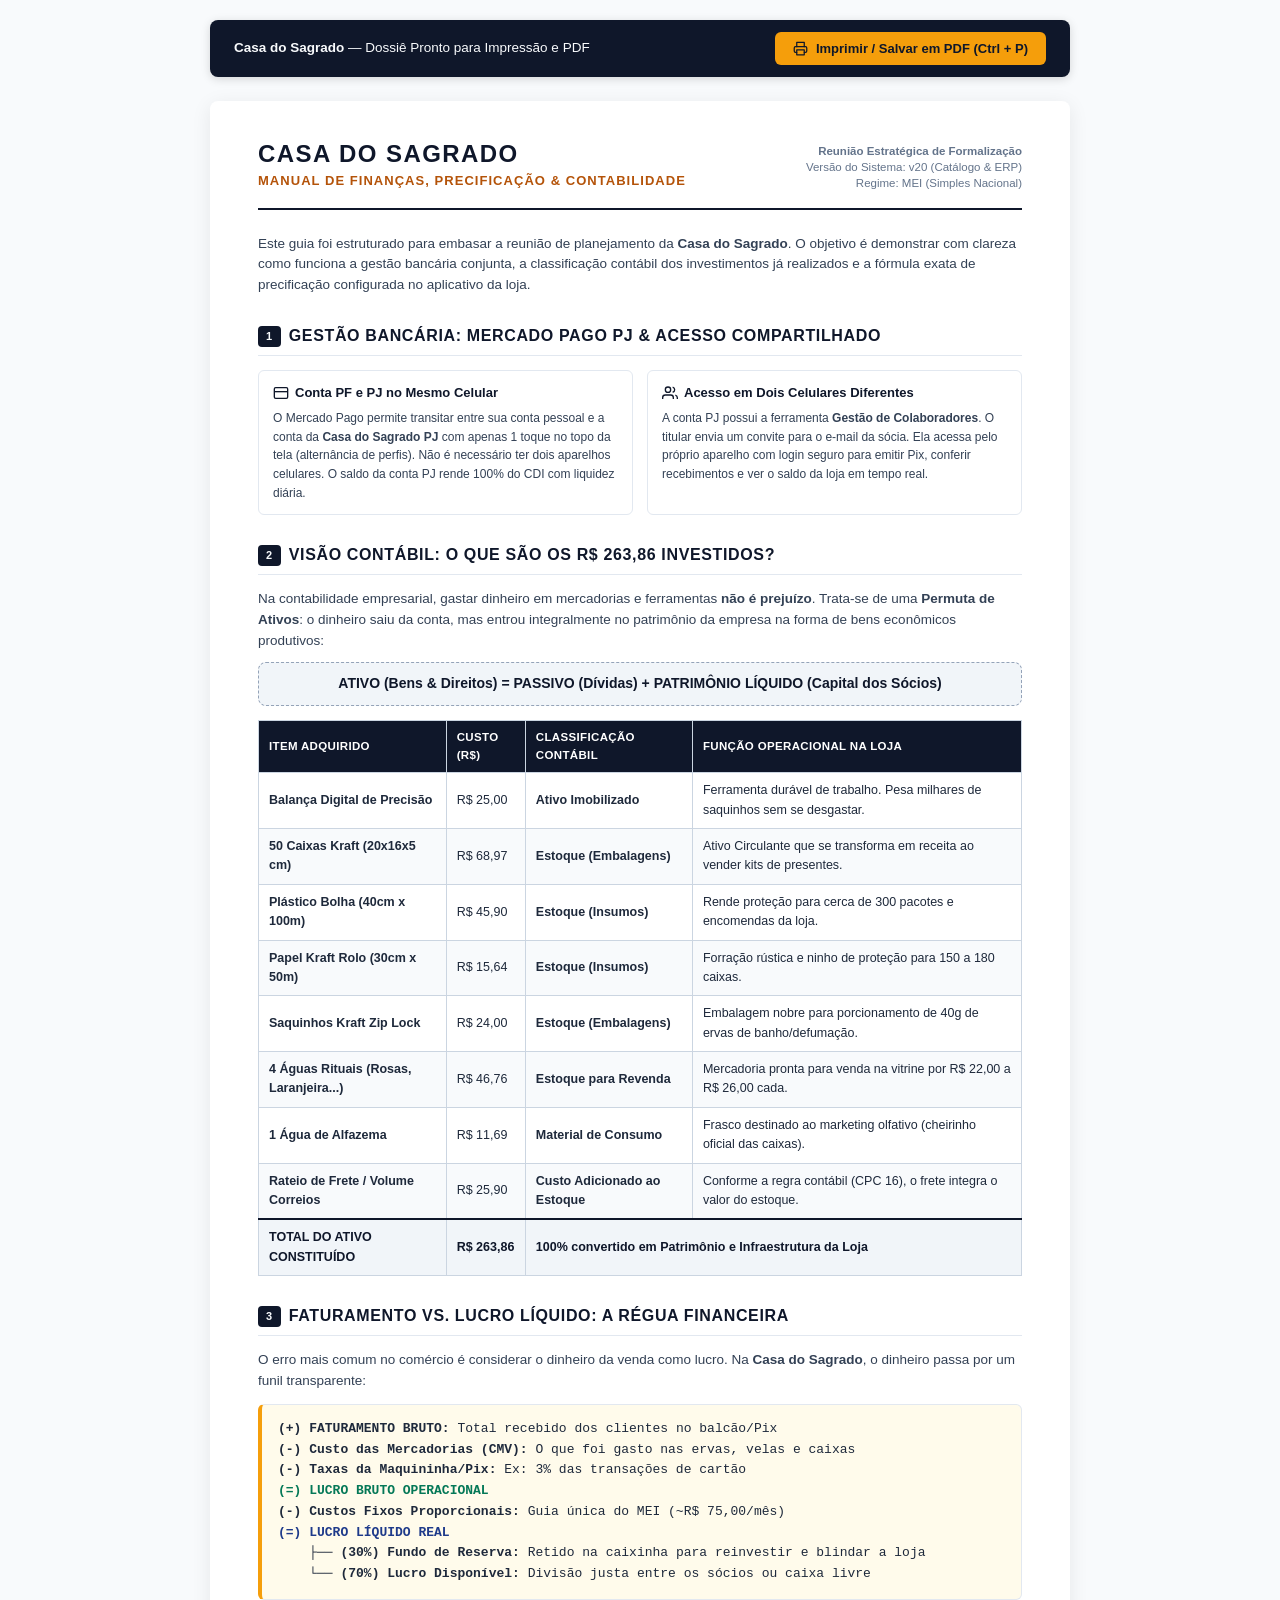
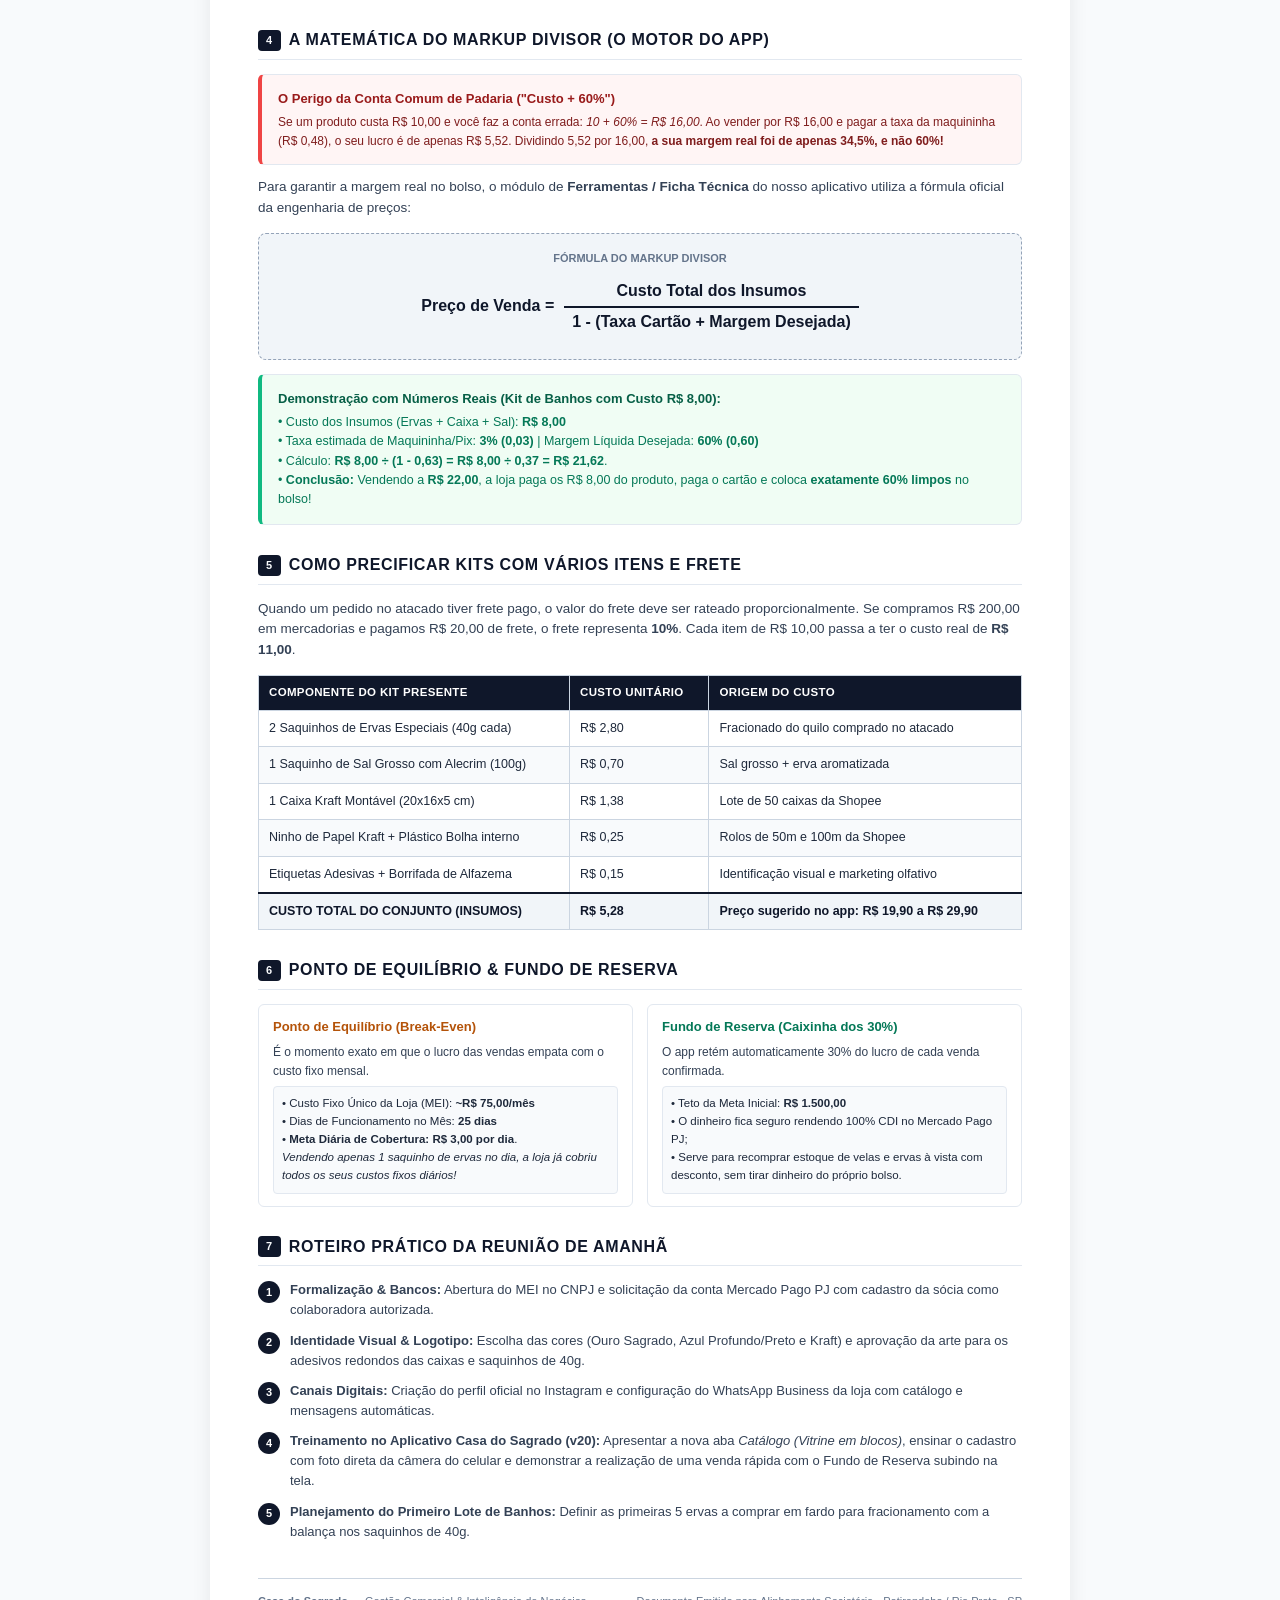
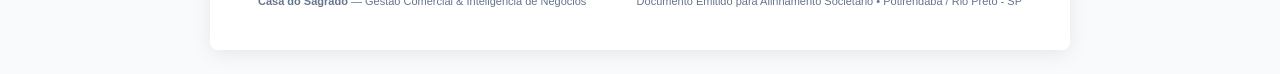
<file: docs/guia_impressao_gestao_e_precificacao.html>
<!DOCTYPE html>
<html lang="pt-BR">
<head>
  <meta charset="UTF-8">
  <meta name="viewport" content="width=device-width, initial-scale=1.0">
  <title>Casa do Sagrado — Guia de Gestão, Finanças e Precificação</title>
  <style>
    /* ==========================================================================
       ESTILOS GERAIS E TIPOGRAFIA EXECUTIVA (LIGHT PRINT-READY)
       ========================================================================== */
    * {
      box-sizing: border-box;
      margin: 0;
      padding: 0;
    }

    body {
      font-family: -apple-system, BlinkMacSystemFont, "Segoe UI", Roboto, Helvetica, Arial, sans-serif;
      color: #1e293b;
      background-color: #f8fafc;
      line-height: 1.55;
      font-size: 13.5px;
      -webkit-font-smoothing: antialiased;
    }

    .document-container {
      max-width: 860px;
      margin: 24px auto;
      background: #ffffff;
      padding: 40px 48px;
      box-shadow: 0 4px 20px rgba(0, 0, 0, 0.08);
      border-radius: 8px;
    }

    /* Barra Superior Não Imprimível */
    .no-print-bar {
      max-width: 860px;
      margin: 20px auto 0;
      display: flex;
      justify-content: space-between;
      align-items: center;
      background: #0f172a;
      color: #f8fafc;
      padding: 12px 24px;
      border-radius: 8px;
      box-shadow: 0 2px 10px rgba(0,0,0,0.15);
    }

    .btn-print {
      background: #f59e0b;
      color: #0f172a;
      border: none;
      padding: 9px 18px;
      font-size: 13px;
      font-weight: 700;
      border-radius: 6px;
      cursor: pointer;
      display: flex;
      align-items: center;
      gap: 8px;
      transition: all 0.2s;
    }

    .btn-print:hover {
      background: #d97706;
      transform: translateY(-1px);
    }

    /* Cabeçalho do Dossiê */
    .doc-header {
      border-bottom: 2px solid #0f172a;
      padding-bottom: 16px;
      margin-bottom: 24px;
      display: flex;
      justify-content: space-between;
      align-items: flex-end;
    }

    .brand-title {
      font-size: 24px;
      font-weight: 800;
      text-transform: uppercase;
      letter-spacing: 0.06em;
      color: #0f172a;
      line-height: 1.1;
    }

    .brand-subtitle {
      font-size: 13px;
      font-weight: 600;
      color: #b45309;
      text-transform: uppercase;
      letter-spacing: 0.08em;
      margin-top: 4px;
    }

    .doc-meta {
      text-align: right;
      font-size: 11.5px;
      color: #64748b;
      line-height: 1.4;
    }

    /* Seções e Títulos */
    .section-title {
      font-size: 16px;
      font-weight: 800;
      color: #0f172a;
      border-bottom: 1.5px solid #e2e8f0;
      padding-bottom: 6px;
      margin-top: 28px;
      margin-bottom: 14px;
      display: flex;
      align-items: center;
      gap: 8px;
      text-transform: uppercase;
      letter-spacing: 0.04em;
    }

    .section-badge {
      background: #0f172a;
      color: #f8fafc;
      font-size: 11px;
      padding: 2px 8px;
      border-radius: 4px;
      font-weight: 700;
    }

    p {
      margin-bottom: 10px;
      color: #334155;
    }

    /* Blocos de Destaque / Cards */
    .info-card {
      background: #f8fafc;
      border: 1px solid #e2e8f0;
      border-left: 4px solid #0f172a;
      border-radius: 6px;
      padding: 14px 16px;
      margin: 12px 0;
      break-inside: avoid;
    }

    .info-card.gold {
      border-left-color: #f59e0b;
      background: #fffbeb;
    }

    .info-card.green {
      border-left-color: #10b981;
      background: #f0fdf4;
    }

    .info-card-title {
      font-weight: 700;
      font-size: 13px;
      color: #0f172a;
      margin-bottom: 4px;
    }

    /* Tabelas Contábeis */
    table {
      width: 100%;
      border-collapse: collapse;
      margin: 14px 0;
      font-size: 12.5px;
      break-inside: avoid;
    }

    th, td {
      padding: 8px 10px;
      border: 1px solid #cbd5e1;
      text-align: left;
    }

    th {
      background-color: #0f172a;
      color: #ffffff;
      font-weight: 700;
      font-size: 11.5px;
      text-transform: uppercase;
      letter-spacing: 0.03em;
    }

    tr:nth-child(even) {
      background-color: #f8fafc;
    }

    .total-row {
      background-color: #f1f5f9 !important;
      font-weight: 800;
      color: #0f172a;
      border-top: 2px solid #0f172a;
    }

    /* Demonstração de Fórmulas Matemáticas */
    .formula-box {
      background: #f1f5f9;
      border: 1.5px dashed #94a3b8;
      border-radius: 8px;
      padding: 16px;
      margin: 14px 0;
      text-align: center;
      break-inside: avoid;
    }

    .formula-visual {
      display: inline-flex;
      align-items: center;
      gap: 10px;
      font-size: 16px;
      font-weight: 800;
      color: #0f172a;
      margin: 8px 0;
    }

    .fraction {
      display: inline-flex;
      flex-direction: column;
      vertical-align: middle;
      text-align: center;
    }

    .fraction-numerator {
      border-bottom: 2px solid #0f172a;
      padding-bottom: 2px;
      padding-left: 8px;
      padding-right: 8px;
    }

    .fraction-denominator {
      padding-top: 2px;
      padding-left: 8px;
      padding-right: 8px;
    }

    /* Grid de Duas Colunas */
    .two-cols {
      display: grid;
      grid-template-columns: 1fr 1fr;
      gap: 14px;
      margin: 12px 0;
      break-inside: avoid;
    }

    .col-box {
      border: 1px solid #e2e8f0;
      border-radius: 6px;
      padding: 12px 14px;
      background: #ffffff;
    }

    .col-box-title {
      font-weight: 700;
      font-size: 13px;
      color: #0f172a;
      margin-bottom: 6px;
      display: flex;
      align-items: center;
      gap: 6px;
    }

    /* Lista de Passos */
    .step-list {
      list-style: none;
      margin: 10px 0;
    }

    .step-item {
      display: flex;
      gap: 10px;
      margin-bottom: 10px;
      break-inside: avoid;
    }

    .step-num {
      width: 22px;
      height: 22px;
      border-radius: 50%;
      background: #0f172a;
      color: #ffffff;
      font-size: 11px;
      font-weight: 700;
      display: flex;
      align-items: center;
      justify-content: center;
      flex-shrink: 0;
      margin-top: 1px;
    }

    .step-content {
      flex: 1;
      font-size: 13px;
      color: #334155;
    }

    /* Rodapé do Documento */
    .doc-footer {
      border-top: 1px solid #cbd5e1;
      margin-top: 36px;
      padding-top: 14px;
      font-size: 11px;
      color: #64748b;
      display: flex;
      justify-content: space-between;
      align-items: center;
    }

    /* ==========================================================================
       CONFIGURAÇÃO ESPECÍFICA DE IMPRESSÃO (PAGINAÇÃO & QUEBRAS)
       ========================================================================== */
    @page {
      size: A4;
      margin: 14mm 14mm 16mm 14mm;
    }

    @media print {
      body {
        background-color: #ffffff;
        font-size: 12.5px;
      }

      .no-print-bar {
        display: none !important;
      }

      .document-container {
        max-width: 100%;
        margin: 0;
        padding: 0;
        box-shadow: none;
        border-radius: 0;
      }

      /* Forçar cores de fundo em navegadores WebKit/Chromium */
      * {
        -webkit-print-color-adjust: exact !important;
        print-color-adjust: exact !important;
      }

      /* Controle Rigoroso de Quebras de Página */
      .page-break {
        page-break-before: always;
        break-before: page;
      }

      .avoid-break {
        page-break-inside: avoid !important;
        break-inside: avoid !important;
      }

      h2, h3, .section-title {
        page-break-after: avoid;
        break-after: avoid;
      }

      table, tr, td, th {
        page-break-inside: avoid !important;
        break-inside: avoid !important;
      }
    }
  </style>
</head>
<body>

  <!-- Barra com Botão de Impressão (Oculta na impressão final) -->
  <div class="no-print-bar">
    <div>
      <strong>Casa do Sagrado</strong> — Dossiê Pronto para Impressão e PDF
    </div>
    <button class="btn-print" onclick="window.print()">
      <svg width="15" height="15" viewBox="0 0 24 24" fill="none" stroke="currentColor" stroke-width="2" stroke-linecap="round" stroke-linejoin="round"><polyline points="6 9 6 2 18 2 18 9"></polyline><path d="M6 18H4a2 2 0 0 1-2-2v-5a2 2 0 0 1 2-2h16a2 2 0 0 1 2 2v5a2 2 0 0 1-2 2h-2"></path><rect x="6" y="14" width="12" height="8"></rect></svg>
      Imprimir / Salvar em PDF (Ctrl + P)
    </button>
  </div>

  <!-- Documento Principal Formatado em A4 -->
  <div class="document-container">

    <!-- Cabeçalho Institucional -->
    <header class="doc-header">
      <div>
        <div class="brand-title">Casa do Sagrado</div>
        <div class="brand-subtitle">Manual de Finanças, Precificação & Contabilidade</div>
      </div>
      <div class="doc-meta">
        <strong>Reunião Estratégica de Formalização</strong><br>
        Versão do Sistema: v20 (Catálogo & ERP)<br>
        Regime: MEI (Simples Nacional)
      </div>
    </header>

    <!-- INTRODUÇÃO -->
    <p>
      Este guia foi estruturado para embasar a reunião de planejamento da <strong>Casa do Sagrado</strong>. O objetivo é demonstrar com clareza como funciona a gestão bancária conjunta, a classificação contábil dos investimentos já realizados e a fórmula exata de precificação configurada no aplicativo da loja.
    </p>

    <!-- SEÇÃO 1: GESTÃO BANCÁRIA -->
    <div class="avoid-break">
      <div class="section-title">
        <span class="section-badge">1</span>
        Gestão Bancária: Mercado Pago PJ & Acesso Compartilhado
      </div>

      <div class="two-cols">
        <div class="col-box">
          <div class="col-box-title">
            <svg width="16" height="16" viewBox="0 0 24 24" fill="none" stroke="#0f172a" stroke-width="2"><rect x="2" y="4" width="20" height="16" rx="2"/><line x1="2" y1="10" x2="22" y2="10"/></svg>
            Conta PF e PJ no Mesmo Celular
          </div>
          <p style="font-size: 12px; margin: 0;">
            O Mercado Pago permite transitar entre sua conta pessoal e a conta da <strong>Casa do Sagrado PJ</strong> com apenas 1 toque no topo da tela (alternância de perfis). Não é necessário ter dois aparelhos celulares. O saldo da conta PJ rende 100% do CDI com liquidez diária.
          </p>
        </div>

        <div class="col-box">
          <div class="col-box-title">
            <svg width="16" height="16" viewBox="0 0 24 24" fill="none" stroke="#0f172a" stroke-width="2"><path d="M17 21v-2a4 4 0 0 0-4-4H5a4 4 0 0 0-4 4v2"></path><circle cx="9" cy="7" r="4"></circle><path d="M23 21v-2a4 4 0 0 0-3-3.87"></path><path d="M16 3.13a4 4 0 0 1 0 7.75"></path></svg>
            Acesso em Dois Celulares Diferentes
          </div>
          <p style="font-size: 12px; margin: 0;">
            A conta PJ possui a ferramenta <strong>Gestão de Colaboradores</strong>. O titular envia um convite para o e-mail da sócia. Ela acessa pelo próprio aparelho com login seguro para emitir Pix, conferir recebimentos e ver o saldo da loja em tempo real.
          </p>
        </div>
      </div>
    </div>

    <!-- SEÇÃO 2: VISÃO CONTÁBIL DA PRIMEIRA COMPRA -->
    <div class="avoid-break">
      <div class="section-title">
        <span class="section-badge">2</span>
        Visão Contábil: O que são os R$ 263,86 Investidos?
      </div>

      <p>
        Na contabilidade empresarial, gastar dinheiro em mercadorias e ferramentas <strong>não é prejuízo</strong>. Trata-se de uma <strong>Permuta de Ativos</strong>: o dinheiro saiu da conta, mas entrou integralmente no patrimônio da empresa na forma de bens econômicos produtivos:
      </p>

      <div class="formula-box" style="padding: 10px; margin: 8px 0;">
        <span style="font-size: 14px; font-weight: 800; color: #0f172a;">
          ATIVO (Bens & Direitos) = PASSIVO (Dívidas) + PATRIMÔNIO LÍQUIDO (Capital dos Sócios)
        </span>
      </div>

      <table>
        <thead>
          <tr>
            <th>Item Adquirido</th>
            <th>Custo (R$)</th>
            <th>Classificação Contábil</th>
            <th>Função Operacional na Loja</th>
          </tr>
        </thead>
        <tbody>
          <tr>
            <td><strong>Balança Digital de Precisão</strong></td>
            <td>R$ 25,00</td>
            <td><strong>Ativo Imobilizado</strong></td>
            <td>Ferramenta durável de trabalho. Pesa milhares de saquinhos sem se desgastar.</td>
          </tr>
          <tr>
            <td><strong>50 Caixas Kraft (20x16x5 cm)</strong></td>
            <td>R$ 68,97</td>
            <td><strong>Estoque (Embalagens)</strong></td>
            <td>Ativo Circulante que se transforma em receita ao vender kits de presentes.</td>
          </tr>
          <tr>
            <td><strong>Plástico Bolha (40cm x 100m)</strong></td>
            <td>R$ 45,90</td>
            <td><strong>Estoque (Insumos)</strong></td>
            <td>Rende proteção para cerca de 300 pacotes e encomendas da loja.</td>
          </tr>
          <tr>
            <td><strong>Papel Kraft Rolo (30cm x 50m)</strong></td>
            <td>R$ 15,64</td>
            <td><strong>Estoque (Insumos)</strong></td>
            <td>Forração rústica e ninho de proteção para 150 a 180 caixas.</td>
          </tr>
          <tr>
            <td><strong>Saquinhos Kraft Zip Lock</strong></td>
            <td>R$ 24,00</td>
            <td><strong>Estoque (Embalagens)</strong></td>
            <td>Embalagem nobre para porcionamento de 40g de ervas de banho/defumação.</td>
          </tr>
          <tr>
            <td><strong>4 Águas Rituais (Rosas, Laranjeira...)</strong></td>
            <td>R$ 46,76</td>
            <td><strong>Estoque para Revenda</strong></td>
            <td>Mercadoria pronta para venda na vitrine por R$ 22,00 a R$ 26,00 cada.</td>
          </tr>
          <tr>
            <td><strong>1 Água de Alfazema</strong></td>
            <td>R$ 11,69</td>
            <td><strong>Material de Consumo</strong></td>
            <td>Frasco destinado ao marketing olfativo (cheirinho oficial das caixas).</td>
          </tr>
          <tr>
            <td><strong>Rateio de Frete / Volume Correios</strong></td>
            <td>R$ 25,90</td>
            <td><strong>Custo Adicionado ao Estoque</strong></td>
            <td>Conforme a regra contábil (CPC 16), o frete integra o valor do estoque.</td>
          </tr>
          <tr class="total-row">
            <td>TOTAL DO ATIVO CONSTITUÍDO</td>
            <td>R$ 263,86</td>
            <td colspan="2">100% convertido em Patrimônio e Infraestrutura da Loja</td>
          </tr>
        </tbody>
      </table>
    </div>

    <!-- QUEBRA DE PÁGINA PARA A SEÇÃO DE PRECIFICAÇÃO E MARKUP -->
    <div class="page-break"></div>

    <!-- SEÇÃO 3: FATURAMENTO VS LUCRO -->
    <div class="avoid-break">
      <div class="section-title">
        <span class="section-badge">3</span>
        Faturamento vs. Lucro Líquido: A Régua Financeira
      </div>

      <p>
        O erro mais comum no comércio é considerar o dinheiro da venda como lucro. Na <strong>Casa do Sagrado</strong>, o dinheiro passa por um funil transparente:
      </p>

      <div class="info-card gold">
        <div style="font-family: monospace; font-size: 13px; line-height: 1.6;">
          <strong>(+) FATURAMENTO BRUTO:</strong> Total recebido dos clientes no balcão/Pix<br>
          <strong>(-) Custo das Mercadorias (CMV):</strong> O que foi gasto nas ervas, velas e caixas<br>
          <strong>(-) Taxas da Maquininha/Pix:</strong> Ex: 3% das transações de cartão<br>
          <span style="color: #047857; font-weight: 700;">(=) LUCRO BRUTO OPERACIONAL</span><br>
          <strong>(-) Custos Fixos Proporcionais:</strong> Guia única do MEI (~R$ 75,00/mês)<br>
          <span style="color: #1e3a8a; font-weight: 700;">(=) LUCRO LÍQUIDO REAL</span><br>
          &nbsp;&nbsp;&nbsp;&nbsp;├── <strong>(30%) Fundo de Reserva:</strong> Retido na caixinha para reinvestir e blindar a loja<br>
          &nbsp;&nbsp;&nbsp;&nbsp;└── <strong>(70%) Lucro Disponível:</strong> Divisão justa entre os sócios ou caixa livre
        </div>
      </div>
    </div>

    <!-- SEÇÃO 4: O MARKUP DIVISOR DO APLICATIVO -->
    <div class="avoid-break">
      <div class="section-title">
        <span class="section-badge">4</span>
        A Matemática do Markup Divisor (O Motor do App)
      </div>

      <div class="info-card" style="border-left-color: #ef4444; background: #fff5f5;">
        <div class="info-card-title" style="color: #991b1b;">O Perigo da Conta Comum de Padaria ("Custo + 60%")</div>
        <p style="font-size: 12px; margin: 0; color: #7f1d1d;">
          Se um produto custa R$ 10,00 e você faz a conta errada: <em>10 + 60% = R$ 16,00</em>. Ao vender por R$ 16,00 e pagar a taxa da maquininha (R$ 0,48), o seu lucro é de apenas R$ 5,52. Dividindo 5,52 por 16,00, <strong>a sua margem real foi de apenas 34,5%, e não 60%!</strong>
        </p>
      </div>

      <p>
        Para garantir a margem real no bolso, o módulo de <strong>Ferramentas / Ficha Técnica</strong> do nosso aplicativo utiliza a fórmula oficial da engenharia de preços:
      </p>

      <div class="formula-box">
        <div style="font-size: 11px; color: #64748b; font-weight: 700; text-transform: uppercase; margin-bottom: 4px;">Fórmula do Markup Divisor</div>
        <div class="formula-visual">
          <span>Preço de Venda =</span>
          <div class="fraction">
            <span class="fraction-numerator">Custo Total dos Insumos</span>
            <span class="fraction-denominator">1 - (Taxa Cartão + Margem Desejada)</span>
          </div>
        </div>
      </div>

      <div class="info-card green">
        <div class="info-card-title" style="color: #065f46;">Demonstração com Números Reais (Kit de Banhos com Custo R$ 8,00):</div>
        <p style="font-size: 12.5px; margin: 0; color: #047857;">
          • Custo dos Insumos (Ervas + Caixa + Sal): <strong>R$ 8,00</strong><br>
          • Taxa estimada de Maquininha/Pix: <strong>3% (0,03)</strong> | Margem Líquida Desejada: <strong>60% (0,60)</strong><br>
          • Cálculo: <strong>R$ 8,00 ÷ (1 - 0,63) = R$ 8,00 ÷ 0,37 = R$ 21,62</strong>.<br>
          • <strong>Conclusão:</strong> Vendendo a <strong>R$ 22,00</strong>, a loja paga os R$ 8,00 do produto, paga o cartão e coloca <strong>exatamente 60% limpos</strong> no bolso!
        </p>
      </div>
    </div>

    <!-- SEÇÃO 5: PRECIFICAÇÃO DE KITS E RATEIO DE FRETE -->
    <div class="avoid-break">
      <div class="section-title">
        <span class="section-badge">5</span>
        Como Precificar Kits com Vários Itens e Frete
      </div>

      <p>
        Quando um pedido no atacado tiver frete pago, o valor do frete deve ser rateado proporcionalmente. Se compramos R$ 200,00 em mercadorias e pagamos R$ 20,00 de frete, o frete representa <strong>10%</strong>. Cada item de R$ 10,00 passa a ter o custo real de <strong>R$ 11,00</strong>.
      </p>

      <table>
        <thead>
          <tr>
            <th>Componente do Kit Presente</th>
            <th>Custo Unitário</th>
            <th>Origem do Custo</th>
          </tr>
        </thead>
        <tbody>
          <tr>
            <td>2 Saquinhos de Ervas Especiais (40g cada)</td>
            <td>R$ 2,80</td>
            <td>Fracionado do quilo comprado no atacado</td>
          </tr>
          <tr>
            <td>1 Saquinho de Sal Grosso com Alecrim (100g)</td>
            <td>R$ 0,70</td>
            <td>Sal grosso + erva aromatizada</td>
          </tr>
          <tr>
            <td>1 Caixa Kraft Montável (20x16x5 cm)</td>
            <td>R$ 1,38</td>
            <td>Lote de 50 caixas da Shopee</td>
          </tr>
          <tr>
            <td>Ninho de Papel Kraft + Plástico Bolha interno</td>
            <td>R$ 0,25</td>
            <td>Rolos de 50m e 100m da Shopee</td>
          </tr>
          <tr>
            <td>Etiquetas Adesivas + Borrifada de Alfazema</td>
            <td>R$ 0,15</td>
            <td>Identificação visual e marketing olfativo</td>
          </tr>
          <tr class="total-row">
            <td>CUSTO TOTAL DO CONJUNTO (INSUMOS)</td>
            <td>R$ 5,28</td>
            <td>Preço sugerido no app: R$ 19,90 a R$ 29,90</td>
          </tr>
        </tbody>
      </table>
    </div>

    <!-- QUEBRA DE PÁGINA PARA PONTO DE EQUILÍBRIO E ROTEIRO -->
    <div class="page-break"></div>

    <!-- SEÇÃO 6: PONTO DE EQUILÍBRIO E FUNDO DE RESERVA -->
    <div class="avoid-break">
      <div class="section-title">
        <span class="section-badge">6</span>
        Ponto de Equilíbrio & Fundo de Reserva
      </div>

      <div class="two-cols">
        <div class="col-box">
          <div class="col-box-title" style="color: #b45309;">
            Ponto de Equilíbrio (Break-Even)
          </div>
          <p style="font-size: 12px; margin-bottom: 6px;">
            É o momento exato em que o lucro das vendas empata com o custo fixo mensal.
          </p>
          <div style="background: #f8fafc; padding: 8px; border-radius: 4px; font-size: 11.5px; border: 1px solid #e2e8f0;">
            • Custo Fixo Único da Loja (MEI): <strong>~R$ 75,00/mês</strong><br>
            • Dias de Funcionamento no Mês: <strong>25 dias</strong><br>
            • <strong>Meta Diária de Cobertura:</strong> <strong>R$ 3,00 por dia</strong>.<br>
            <em>Vendendo apenas 1 saquinho de ervas no dia, a loja já cobriu todos os seus custos fixos diários!</em>
          </div>
        </div>

        <div class="col-box">
          <div class="col-box-title" style="color: #047857;">
            Fundo de Reserva (Caixinha dos 30%)
          </div>
          <p style="font-size: 12px; margin-bottom: 6px;">
            O app retém automaticamente 30% do lucro de cada venda confirmada.
          </p>
          <div style="background: #f8fafc; padding: 8px; border-radius: 4px; font-size: 11.5px; border: 1px solid #e2e8f0;">
            • Teto da Meta Inicial: <strong>R$ 1.500,00</strong><br>
            • O dinheiro fica seguro rendendo 100% CDI no Mercado Pago PJ;<br>
            • Serve para recomprar estoque de velas e ervas à vista com desconto, sem tirar dinheiro do próprio bolso.
          </div>
        </div>
      </div>
    </div>

    <!-- SEÇÃO 7: ROTEIRO E CHECKLIST DA REUNIÃO -->
    <div class="avoid-break">
      <div class="section-title">
        <span class="section-badge">7</span>
        Roteiro Prático da Reunião de Amanhã
      </div>

      <ul class="step-list">
        <li class="step-item">
          <div class="step-num">1</div>
          <div class="step-content">
            <strong>Formalização & Bancos:</strong> Abertura do MEI no CNPJ e solicitação da conta Mercado Pago PJ com cadastro da sócia como colaboradora autorizada.
          </div>
        </li>
        <li class="step-item">
          <div class="step-num">2</div>
          <div class="step-content">
            <strong>Identidade Visual & Logotipo:</strong> Escolha das cores (Ouro Sagrado, Azul Profundo/Preto e Kraft) e aprovação da arte para os adesivos redondos das caixas e saquinhos de 40g.
          </div>
        </li>
        <li class="step-item">
          <div class="step-num">3</div>
          <div class="step-content">
            <strong>Canais Digitais:</strong> Criação do perfil oficial no Instagram e configuração do WhatsApp Business da loja com catálogo e mensagens automáticas.
          </div>
        </li>
        <li class="step-item">
          <div class="step-num">4</div>
          <div class="step-content">
            <strong>Treinamento no Aplicativo Casa do Sagrado (v20):</strong> Apresentar a nova aba <em>Catálogo (Vitrine em blocos)</em>, ensinar o cadastro com foto direta da câmera do celular e demonstrar a realização de uma venda rápida com o Fundo de Reserva subindo na tela.
          </div>
        </li>
        <li class="step-item">
          <div class="step-num">5</div>
          <div class="step-content">
            <strong>Planejamento do Primeiro Lote de Banhos:</strong> Definir as primeiras 5 ervas a comprar em fardo para fracionamento com a balança nos saquinhos de 40g.
          </div>
        </li>
      </ul>
    </div>

    <!-- Rodapé -->
    <footer class="doc-footer avoid-break">
      <div>
        <strong>Casa do Sagrado</strong> — Gestão Comercial & Inteligência de Negócios
      </div>
      <div>
        Documento Emitido para Alinhamento Societário • Potirendaba / Rio Preto - SP
      </div>
    </footer>

  </div>

</body>
</html>
</file>
